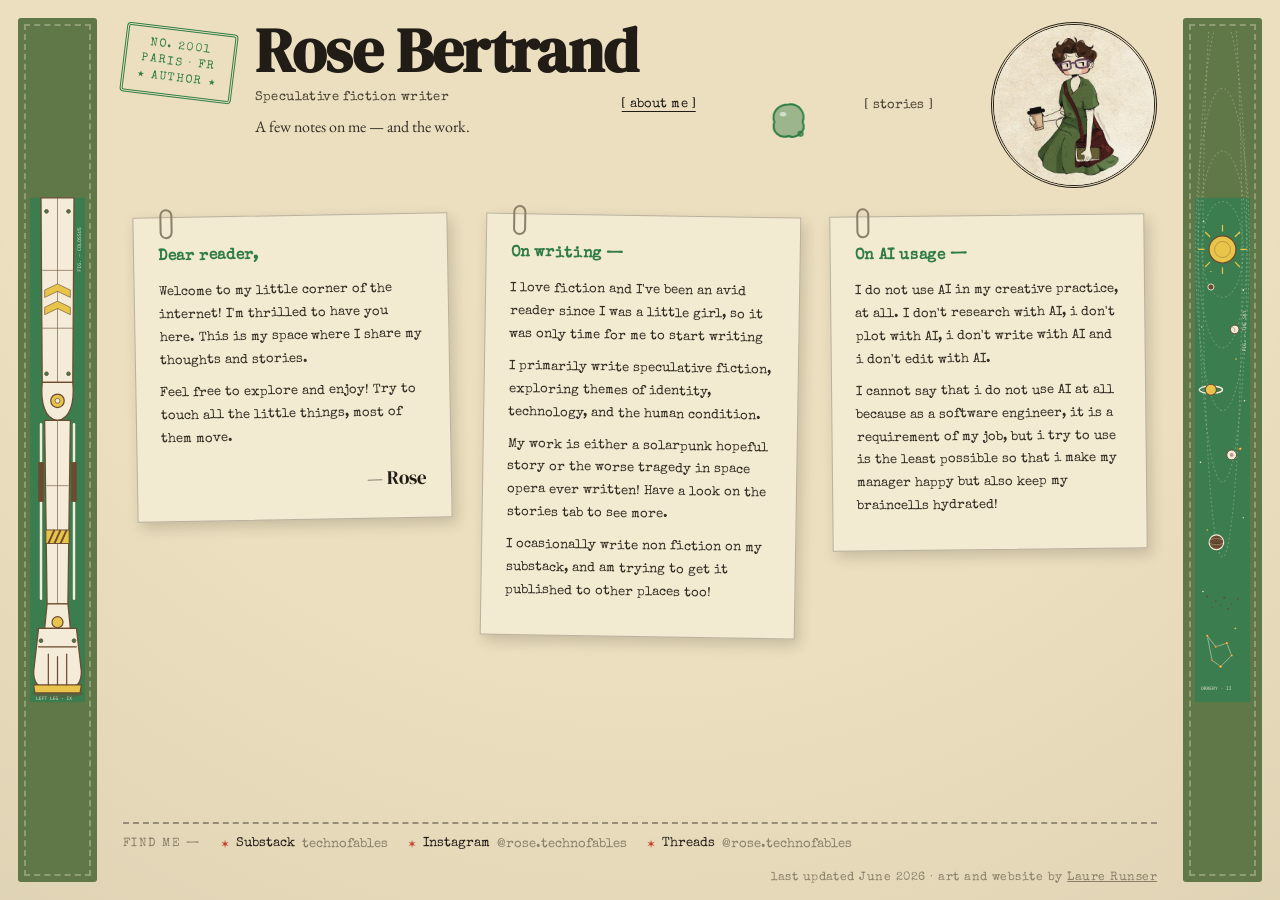
<file: index.html>
<!DOCTYPE html>
<html lang="en">

<head>
  <meta charset="UTF-8">
  <meta name="viewport" content="width=device-width, initial-scale=1.0">

  <title>Rose Bertrand</title>

  <link rel="icon" type="image/png" href="images/favicon-round.png">

  <link rel="preconnect" href="https://fonts.googleapis.com">
  <link rel="preconnect" href="https://fonts.gstatic.com" crossorigin>

  <link
    href="https://fonts.googleapis.com/css2?family=DM+Serif+Display&family=EB+Garamond:ital,wght@0,400;0,500;1,400&family=Special+Elite&display=swap"
    rel="stylesheet"
  >

  <!-- foundation -->
  <link rel="stylesheet" href="css/variables.css?v=3">
  <link rel="stylesheet" href="css/layout.css?v=4">
  <link rel="stylesheet" href="css/sidebars.css?v=3">

  <!-- top -->
  <link rel="stylesheet" href="css/0_top/portrait.css?v=5">
  <link rel="stylesheet" href="css/0_top/stamp.css?v=2">

  <!-- middle (all page views loaded — this is a single-page site) -->
  <link rel="stylesheet" href="css/1_middle/cards.css?v=4">
  <link rel="stylesheet" href="css/about.css?v=5">
  <link rel="stylesheet" href="css/nonfiction.css?v=4">

  <!-- bottom -->
  <link rel="stylesheet" href="css/2_bottom/socials.css?v=3">
  <link rel="stylesheet" href="css/2_bottom/footer.css?v=3">

  <!-- moving bug + loop nav -->
  <link rel="stylesheet" href="easter-eggs/moving_bug/moving_bug.css?v=8">
  <link rel="stylesheet" href="css/nav.css?v=6">

  <!-- always last -->
  <link rel="stylesheet" href="css/mobile.css?v=4">
</head>


<body
  data-theme="green"
  data-page="about"
  data-blurb="A few notes on me — and the work."
  data-portrait-light="images/original_portrait_background.webp">
    <main class="page">

  <aside class="rail rail--left" aria-hidden="true">
    <img id="rail-left" class="rail-img" src="components/about/robot-leg.svg?v=2" alt="">
  </aside>

  <section class="center">

    <div id="site-header"></div>

    <div id="view">
      <section class="letters" aria-label="About">

        <article class="letter letter--bio">
          <span class="clip" aria-hidden="true"></span>
          <h3>Dear reader,</h3>
          <p>Welcome to my little corner of the internet! I'm thrilled to have you here. This is my space where I share my thoughts and stories.</p>
          <p>Feel free to explore and enjoy! Try to touch all the little things, most of them move.</p>
          <p class="sign">— Rose</p>
        </article>

        <article class="letter letter--work">
          <span class="clip" aria-hidden="true"></span>
          <h3>On writing —</h3>
          <p>I love fiction and I've been an avid reader since I was a little girl, so it was only time for me to start writing</p>
          <p>I primarily write speculative fiction, exploring themes of identity, technology, and the human condition.</p>
          <p>My work is either a solarpunk hopeful story or the worse tragedy in space opera ever written! Have a look on the stories tab to see more.</p>
          <p>I ocasionally write non fiction on my substack, and am trying to get it published to other places too!</p>
        </article>

        <article class="letter letter--ai">
          <span class="clip" aria-hidden="true"></span>
          <h3>On AI usage —</h3>
          <p>I do not use AI in my creative practice, at all. I don't research with AI, i don't plot with AI, i don't write with AI and i don't edit with AI.</p>
          <p>I cannot say that i do not use AI at all because as a software engineer, it is a requirement of my job, but i try to use is the least possible so that i make my manager happy but also keep my braincells hydrated!</p>
        </article>

      </section>
    </div>

    <div id="site-footer"></div>

  </section>

  <aside class="rail rail--right" aria-hidden="true">
    <img id="rail-right" class="rail-img" src="components/about/star-system.svg?v=2" alt="">
  </aside>

</main>

<script src="js/app.js?v=3"></script>
</body>

</html>
</file>
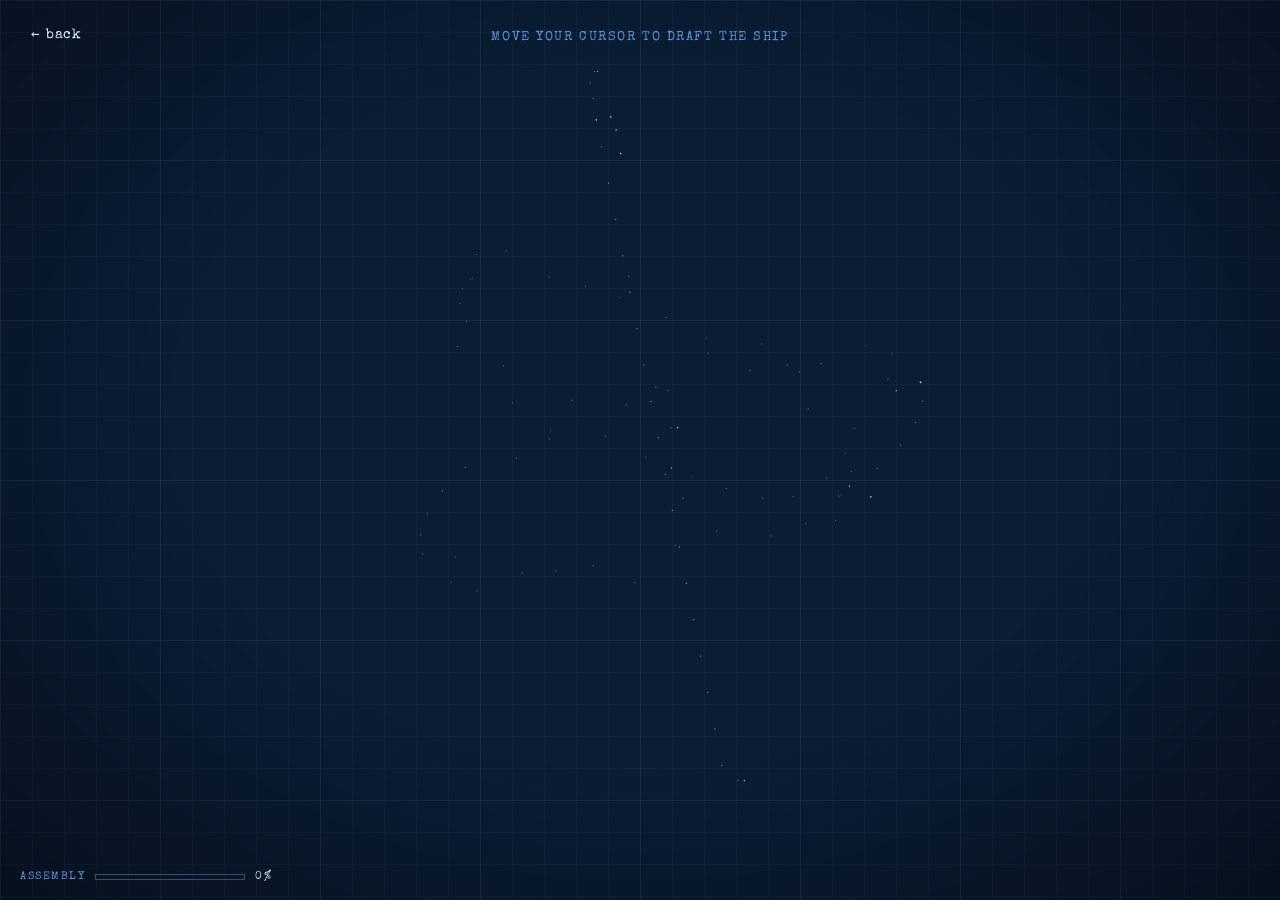
<file: easter-egg/index.html>
<!DOCTYPE html>
<html lang="en">

<head>
  <meta charset="UTF-8">
  <meta name="viewport" content="width=device-width, initial-scale=1.0">

  <title>Mothership · a small secret — Rose Bertrand</title>
  <meta name="robots" content="noindex">

  <link rel="icon" href="../images/original_portrait_background.webp">

  <link rel="preconnect" href="https://fonts.googleapis.com">
  <link rel="preconnect" href="https://fonts.gstatic.com" crossorigin>
  <link
    href="https://fonts.googleapis.com/css2?family=Special+Elite&display=swap"
    rel="stylesheet"
  >

  <link rel="stylesheet" href="../css/easter-egg.css?v=1">
</head>

<body>

  <!-- always available, even before the drawing assembles -->
  <a class="back" href="../index.html"><span class="arr" aria-hidden="true">←</span>back</a>

  <p class="hint">move your cursor to draft the ship</p>

  <!-- the drafting crosshair that tracks the cursor -->
  <div class="xhair" aria-hidden="true">
    <span class="xhair-v"></span>
    <span class="xhair-h"></span>
    <span class="xhair-dot"></span>
  </div>

  <!-- the orbital-station blueprint is fetched + injected here -->
  <div class="sheet" id="sheet" role="img"
       aria-label="A blueprint of a mothership with three stacked habitat rings — a tiny upper ring, a mid ring, and a huge lower ring on a central spine — assembled as you move the cursor."></div>

  <!-- assembly read-out -->
  <div class="readout" aria-hidden="true">
    <div class="row">
      <span>Assembly</span>
      <span class="bar"><span class="bar-fill"></span></span>
      <span class="pct">0%</span>
    </div>
  </div>

  <!-- drawing title block -->
  <div class="cartouche" aria-hidden="true">
    <div class="tb-head">Rose Bertrand · orbital drawing office</div>
    <div class="tb-title">Mothership</div>
    <div class="tb-grid">
      <div class="tb-cell"><b>DWG No.</b>R-2001</div>
      <div class="tb-cell"><b>Scale</b>1:8000</div>
      <div class="tb-cell"><b>Drawn</b>R.B.</div>
    </div>
  </div>

  <script src="../js/easter-egg.js?v=2"></script>
</body>

</html>
</file>
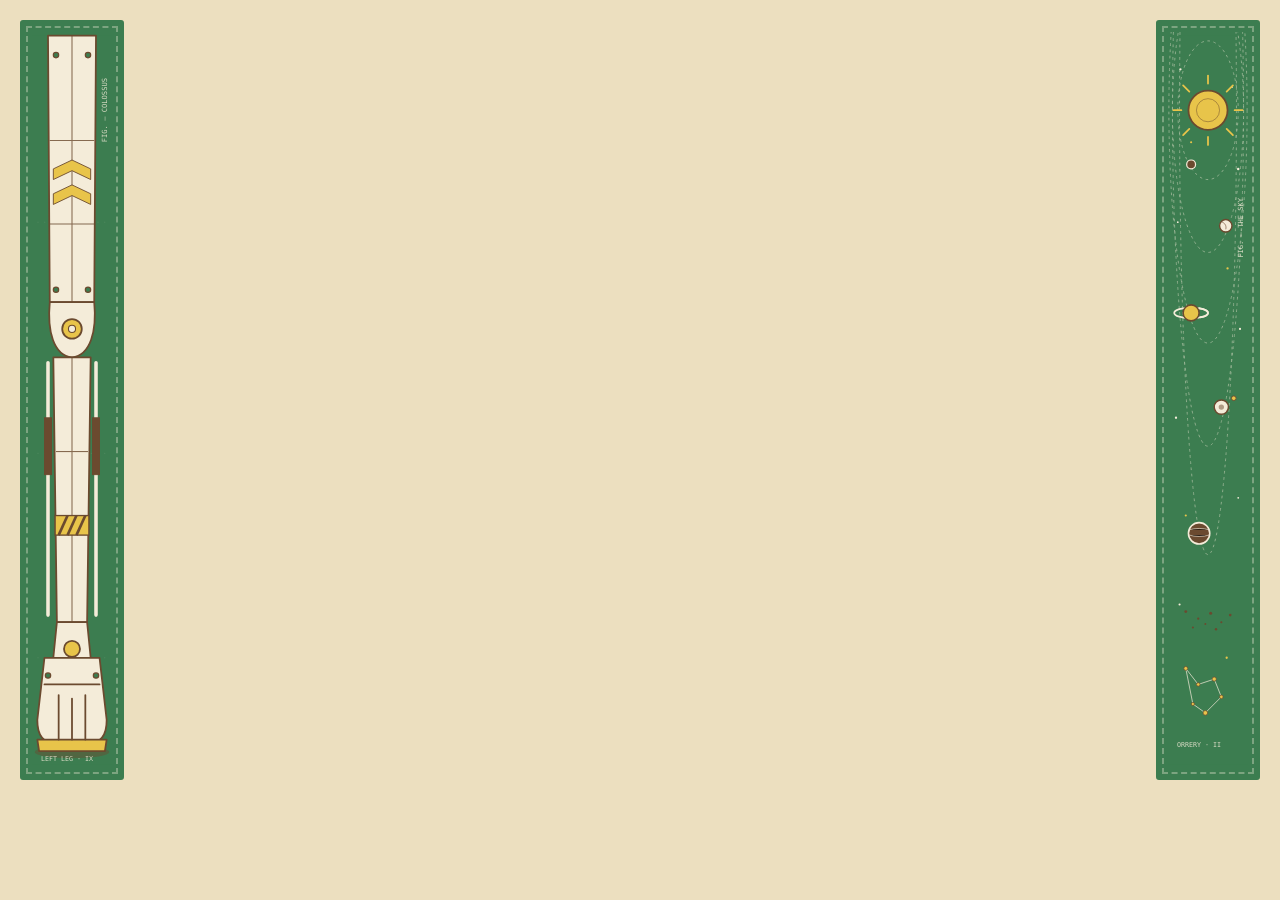
<file: _railtest.html>
<!doctype html><html><head><meta charset="utf-8"><style>
  body{margin:0;background:#ecdfbf;display:flex;gap:40px;padding:20px;height:760px;}
  .rail{flex:0 0 98px;border-radius:3px;background:#3c7d50;border:3px solid #3c7d50;
        outline:2px dashed rgba(244,236,217,.35);outline-offset:-8px;position:relative;overflow:hidden;}
  .rail img{position:absolute;inset:9px;width:calc(100% - 18px);height:calc(100% - 18px);display:block;}
</style></head><body>
  <div class="rail"><img src="components/about/robot-leg.svg"></div>
  <div style="flex:1"></div>
  <div class="rail"><img src="components/about/star-system.svg"></div>
</body></html>
</file>
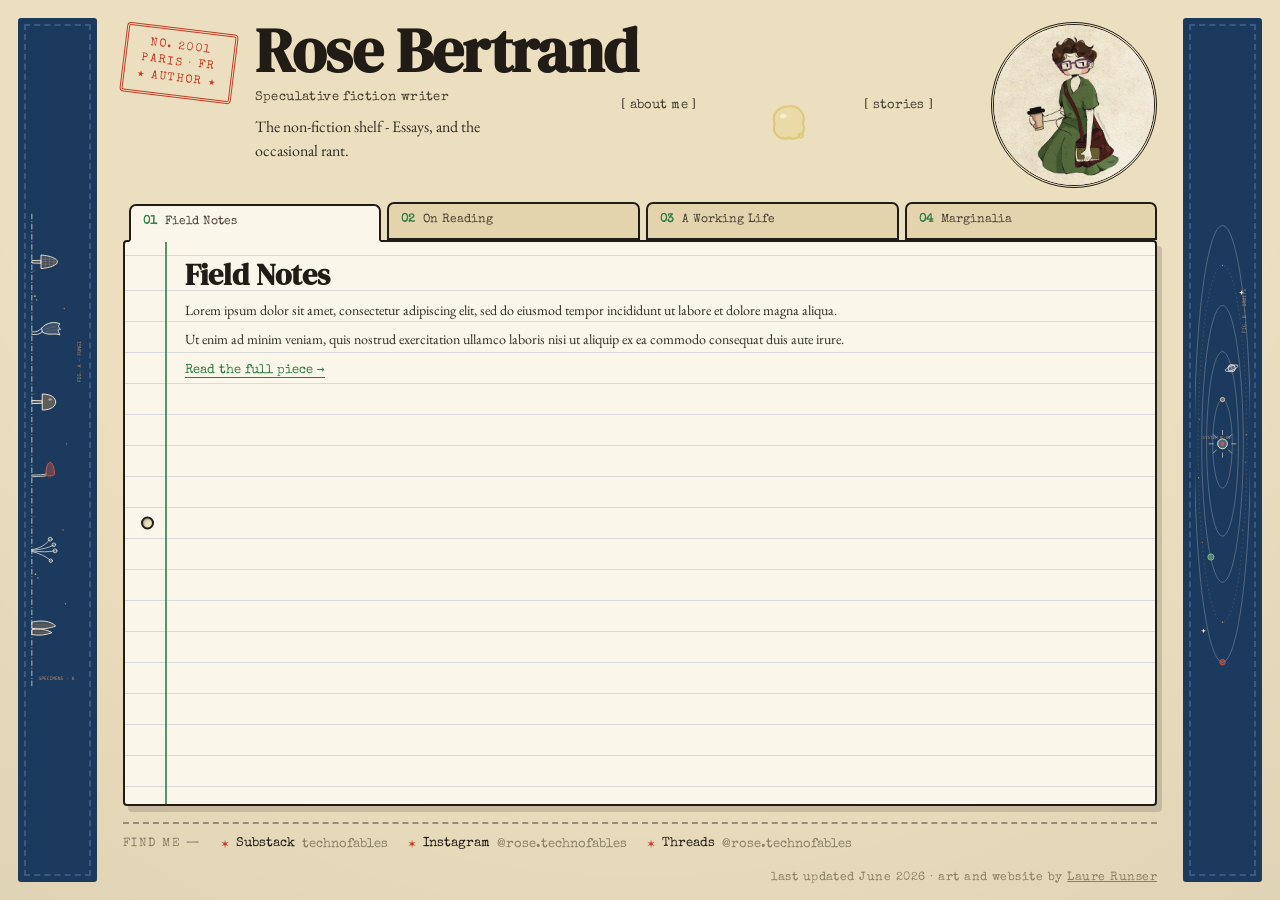
<file: nonfiction.html>
<!DOCTYPE html>
<html lang="en">

<head>
  <meta charset="UTF-8">
  <meta name="viewport" content="width=device-width, initial-scale=1.0">

  <title>Non-fiction — Rose Bertrand</title>

  <link rel="icon" type="image/png" href="images/favicon-round.png">

  <link rel="preconnect" href="https://fonts.googleapis.com">
  <link rel="preconnect" href="https://fonts.gstatic.com" crossorigin>

  <link
    href="https://fonts.googleapis.com/css2?family=DM+Serif+Display&family=EB+Garamond:ital,wght@0,400;0,500;1,400&family=Special+Elite&display=swap"
    rel="stylesheet"
  >

  <!-- foundation -->
  <link rel="stylesheet" href="css/variables.css?v=3">
  <link rel="stylesheet" href="css/layout.css?v=4">
  <link rel="stylesheet" href="css/sidebars.css?v=3">

  <!-- top -->
  <link rel="stylesheet" href="css/0_top/portrait.css?v=5">
  <link rel="stylesheet" href="css/0_top/stamp.css?v=2">

  <!-- middle (all page views loaded — this is a single-page site) -->
  <link rel="stylesheet" href="css/1_middle/cards.css?v=4">
  <link rel="stylesheet" href="css/about.css?v=5">
  <link rel="stylesheet" href="css/nonfiction.css?v=4">

  <!-- bottom -->
  <link rel="stylesheet" href="css/2_bottom/socials.css?v=3">
  <link rel="stylesheet" href="css/2_bottom/footer.css?v=3">

  <!-- moving bug + loop nav -->
  <link rel="stylesheet" href="easter-eggs/moving_bug/moving_bug.css?v=8">
  <link rel="stylesheet" href="css/nav.css?v=6">

  <!-- always last -->
  <link rel="stylesheet" href="css/mobile.css?v=4">
</head>


<body
  data-theme="sepia"
  data-page="nonfic"
  data-blurb="The non-fiction shelf - Essays, and the occasional rant."
  data-portrait-light="images/original_portrait_background.webp"
  data-portrait-dark="images/portraits/02_light_green.webp">
    <main class="page">

  <aside class="rail rail--left" aria-hidden="true">
    <img id="rail-left" class="rail-img" src="components/nonfiction/mushrooms.svg?v=1" alt="">
  </aside>

  <section class="center">

    <div id="site-header"></div>

    <div id="view">
      <div class="catalog">

        <div
          class="tabs"
          id="tabs"
          role="tablist">
        </div>

        <div
          class="body"
          id="body">

          <span
            class="hole"
            aria-hidden="true">
          </span>

          <div
            class="story"
            id="story">
          </div>

        </div>

      </div>
    </div>

    <div id="site-footer"></div>

  </section>

  <aside class="rail rail--right" aria-hidden="true">
    <img id="rail-right" class="rail-img" src="components/nonfiction/solar.svg?v=1" alt="">
  </aside>

</main>

<script src="js/app.js?v=3"></script>
</body>

</html>
</file>
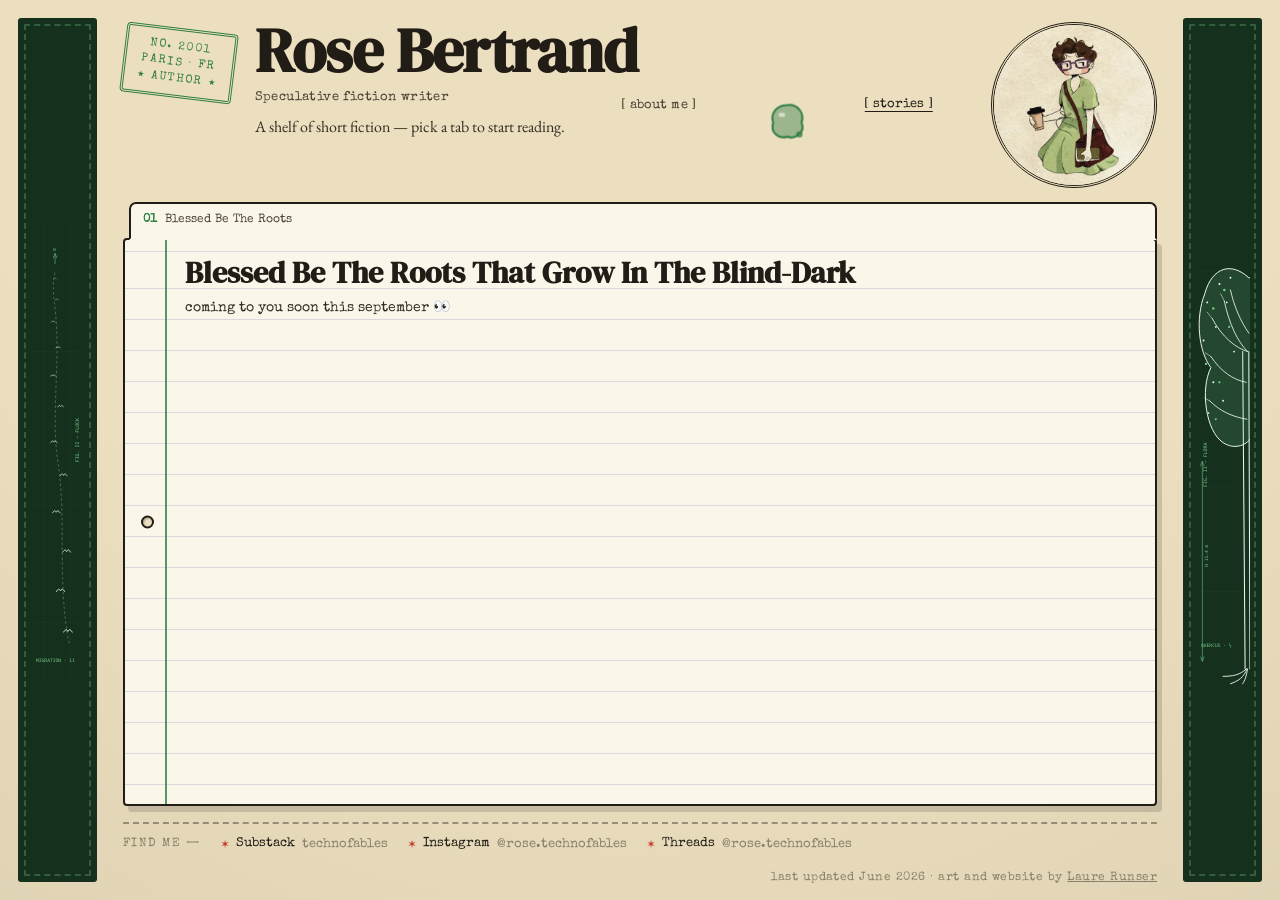
<file: stories.html>
<!DOCTYPE html>
<html lang="en">

<head>
  <meta charset="UTF-8">
  <meta name="viewport" content="width=device-width, initial-scale=1.0">

  <title>Speculative Fiction - Rose Bertrand</title>

  <link rel="icon" type="image/png" href="images/favicon-round.png">

  <link rel="preconnect" href="https://fonts.googleapis.com">
  <link rel="preconnect" href="https://fonts.gstatic.com" crossorigin>

  <link
    href="https://fonts.googleapis.com/css2?family=DM+Serif+Display&family=EB+Garamond:ital,wght@0,400;0,500;1,400&family=Special+Elite&display=swap"
    rel="stylesheet"
  >

  <!-- foundation -->
  <link rel="stylesheet" href="css/variables.css?v=3">
  <link rel="stylesheet" href="css/layout.css?v=4">
  <link rel="stylesheet" href="css/sidebars.css?v=3">

  <!-- top -->
  <link rel="stylesheet" href="css/0_top/portrait.css?v=5">
  <link rel="stylesheet" href="css/0_top/stamp.css?v=2">

  <!-- middle (all page views loaded — this is a single-page site) -->
  <link rel="stylesheet" href="css/1_middle/cards.css?v=4">
  <link rel="stylesheet" href="css/about.css?v=5">
  <link rel="stylesheet" href="css/nonfiction.css?v=4">

  <!-- bottom -->
  <link rel="stylesheet" href="css/2_bottom/socials.css?v=3">
  <link rel="stylesheet" href="css/2_bottom/footer.css?v=3">

  <!-- moving bug + loop nav -->
  <link rel="stylesheet" href="easter-eggs/moving_bug/moving_bug.css?v=8">
  <link rel="stylesheet" href="css/nav.css?v=6">

  <!-- always last -->
  <link rel="stylesheet" href="css/mobile.css?v=4">
</head>


<body
  data-theme="blue"
  data-page="stories"
  data-blurb="A shelf of short fiction — pick a tab to start reading."
  data-portrait-light="images/portraits/01_light_blue.webp"
  data-portrait-dark="images/portraits/01_dark_blue.webp">
    <main class="page">

  <aside class="rail rail--left" aria-hidden="true">
    <img id="rail-left" class="rail-img" src="components/01_blue/spaceship.svg?v=2" alt="">
  </aside>

  <section class="center">

    <div id="site-header"></div>

    <div id="view">
      <div class="catalog">

        <div
          class="tabs"
          id="tabs"
          role="tablist">
        </div>

        <div
          class="body"
          id="body">

          <span
            class="hole"
            aria-hidden="true">
          </span>

          <div
            class="story"
            id="story">
          </div>

        </div>

      </div>
    </div>

    <div id="site-footer"></div>

  </section>

  <aside class="rail rail--right" aria-hidden="true">
    <img id="rail-right" class="rail-img" src="components/01_blue/starchart.svg?v=2" alt="">
  </aside>

</main>

<script src="js/app.js?v=3"></script>
</body>

</html>
</file>
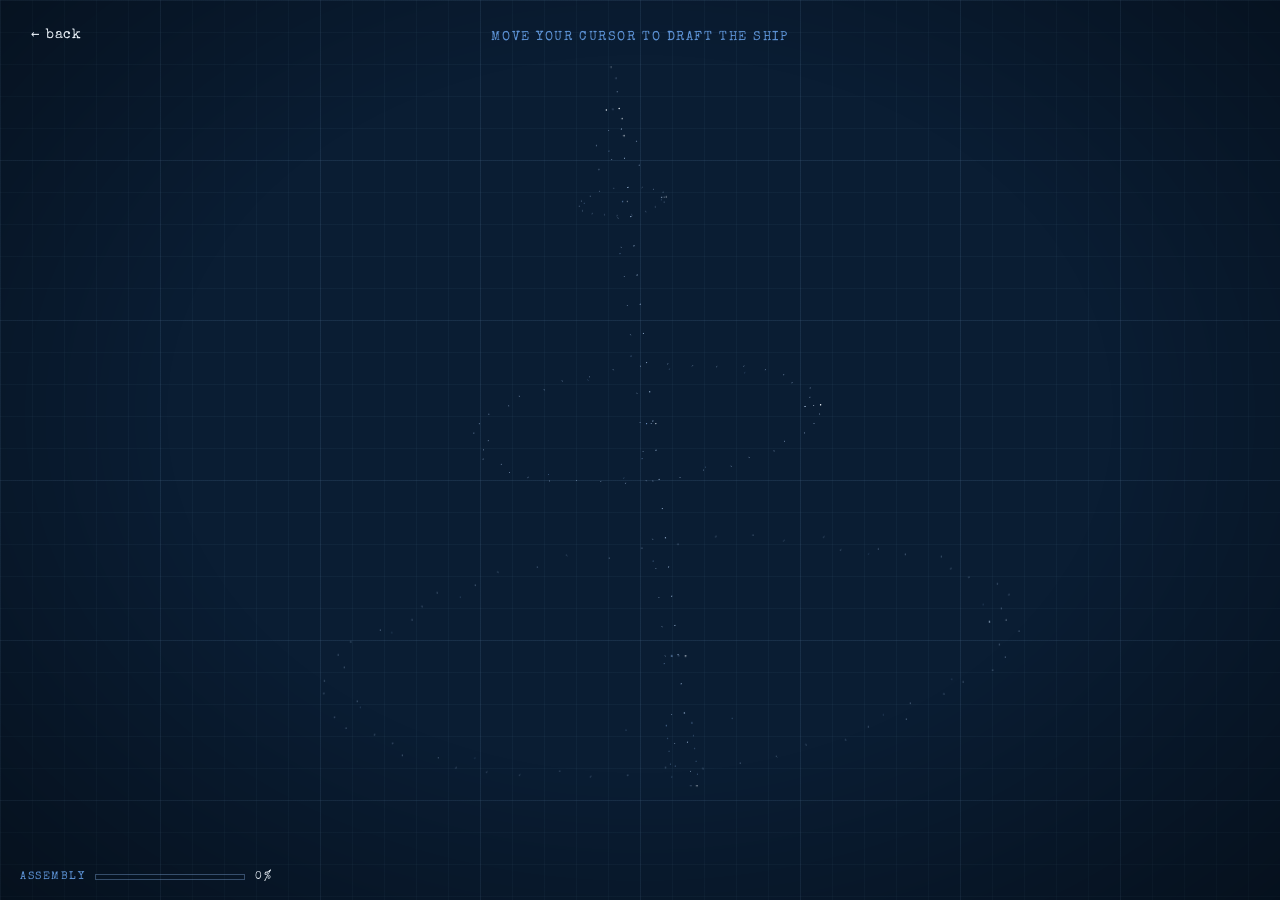
<file: easter-eggs/fiction/01_orbital_station.html>
<!DOCTYPE html>
<html lang="en">

<head>
  <meta charset="UTF-8">
  <meta name="viewport" content="width=device-width, initial-scale=1.0">

  <title>Mothership · a small secret — Rose Bertrand</title>
  <meta name="robots" content="noindex">

  <link rel="icon" href="../../images/original_portrait_background.webp">

  <link rel="preconnect" href="https://fonts.googleapis.com">
  <link rel="preconnect" href="https://fonts.gstatic.com" crossorigin>
  <link
    href="https://fonts.googleapis.com/css2?family=Special+Elite&display=swap"
    rel="stylesheet"
  >

  <link rel="stylesheet" href="01_orbital_station.css?v=1">
</head>

<body>

  <!-- always available, even before the drawing assembles -->
  <a class="back" href="../../index.html"><span class="arr" aria-hidden="true">←</span>back</a>

  <p class="hint">move your cursor to draft the ship</p>

  <!-- the drafting crosshair that tracks the cursor -->
  <div class="xhair" aria-hidden="true">
    <span class="xhair-v"></span>
    <span class="xhair-h"></span>
    <span class="xhair-dot"></span>
  </div>

  <!-- the orbital-station blueprint is fetched + injected here -->
  <div class="sheet" id="sheet" role="img"
       aria-label="A blueprint of a mothership with three stacked habitat rings — a tiny upper ring, a mid ring, and a huge lower ring on a central spine — assembled as you move the cursor."></div>

  <!-- assembly read-out -->
  <div class="readout" aria-hidden="true">
    <div class="row">
      <span>Assembly</span>
      <span class="bar"><span class="bar-fill"></span></span>
      <span class="pct">0%</span>
    </div>
  </div>

  <!-- drawing title block -->
  <div class="cartouche" aria-hidden="true">
    <div class="tb-head">Rose Bertrand · orbital drawing office</div>
    <div class="tb-title">Mothership</div>
    <div class="tb-grid">
      <div class="tb-cell"><b>DWG No.</b>R-2001</div>
      <div class="tb-cell"><b>Scale</b>1:8000</div>
      <div class="tb-cell"><b>Drawn</b>R.B.</div>
    </div>
  </div>

  <script src="01_orbital_station.js?v=2"></script>
</body>

</html>
</file>
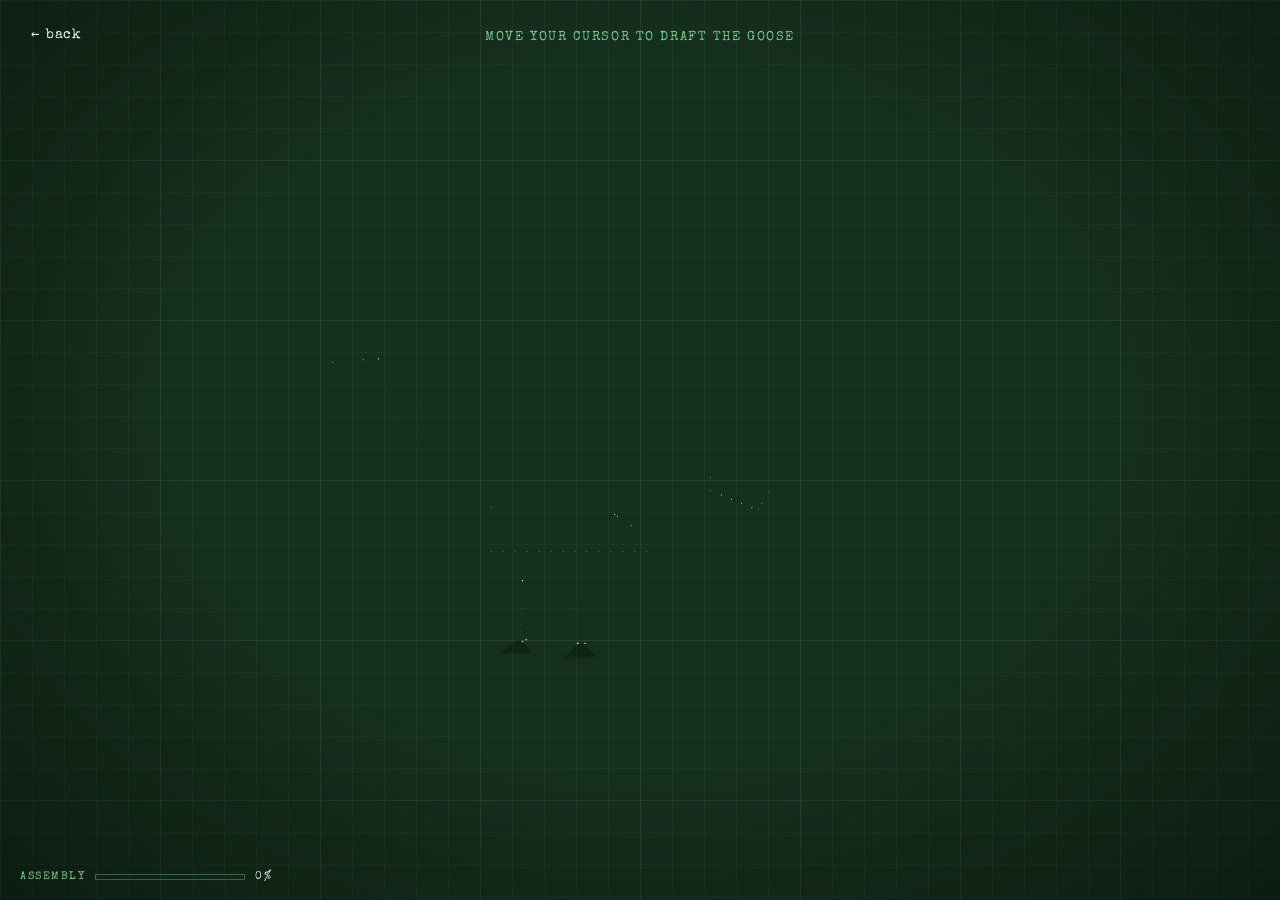
<file: easter-eggs/fiction/02_barnacle_goose.html>
<!DOCTYPE html>
<html lang="en">

<head>
  <meta charset="UTF-8">
  <meta name="viewport" content="width=device-width, initial-scale=1.0">

  <title>Barnacle Goose · a small secret — Rose Bertrand</title>
  <meta name="robots" content="noindex">

  <link rel="icon" href="../../images/original_portrait_background.webp">

  <link rel="preconnect" href="https://fonts.googleapis.com">
  <link rel="preconnect" href="https://fonts.gstatic.com" crossorigin>
  <link
    href="https://fonts.googleapis.com/css2?family=Special+Elite&display=swap"
    rel="stylesheet"
  >

  <link rel="stylesheet" href="02_barnacle_goose.css?v=1">
</head>

<body>

  <!-- always available, even before the drawing assembles -->
  <a class="back" href="../../index.html"><span class="arr" aria-hidden="true">←</span>back</a>

  <p class="hint">move your cursor to draft the goose</p>

  <!-- the drafting crosshair that tracks the cursor -->
  <div class="xhair" aria-hidden="true">
    <span class="xhair-v"></span>
    <span class="xhair-h"></span>
    <span class="xhair-dot"></span>
  </div>

  <!-- the barnacle-goose plate is fetched + injected here -->
  <div class="sheet" id="sheet" role="img"
       aria-label="A biology plate of a barnacle goose (Branta leucopsis) drawn in lateral view, with its plumage labelled, a magnified contour feather, field-note cards, and a map of its autumn migration corridor from Svalbard to the Scottish Highlands — assembled as you move the cursor."></div>

  <!-- assembly read-out -->
  <div class="readout" aria-hidden="true">
    <div class="row">
      <span>Assembly</span>
      <span class="bar"><span class="bar-fill"></span></span>
      <span class="pct">0%</span>
    </div>
  </div>

  <!-- drawing title block -->
  <div class="cartouche" aria-hidden="true">
    <div class="tb-head">Rose Bertrand · field sketchbook</div>
    <div class="tb-title">Barnacle Goose</div>
    <div class="tb-grid">
      <div class="tb-cell"><b>Species</b>B. leucopsis</div>
      <div class="tb-cell"><b>Plate</b>II</div>
      <div class="tb-cell"><b>Drawn</b>R.B.</div>
    </div>
  </div>

  <script src="02_barnacle_goose.js?v=1"></script>
</body>

</html>
</file>
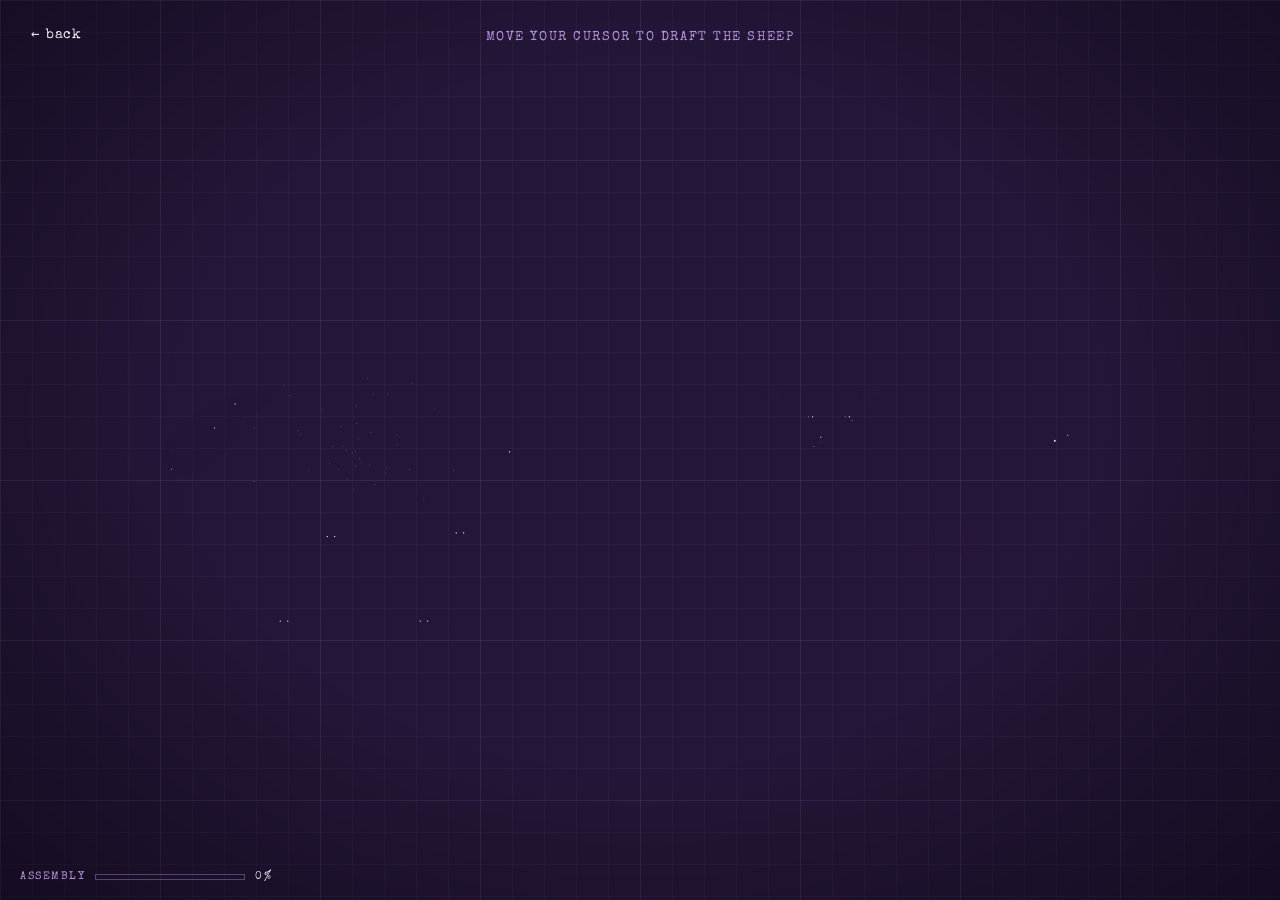
<file: easter-eggs/fiction/05_sheep_plush.html>
<!DOCTYPE html>
<html lang="en">

<head>
  <meta charset="UTF-8">
  <meta name="viewport" content="width=device-width, initial-scale=1.0">

  <title>Sheep · a small secret — Rose Bertrand</title>
  <meta name="robots" content="noindex">

  <link rel="icon" href="../../images/original_portrait_background.webp">

  <link rel="preconnect" href="https://fonts.googleapis.com">
  <link rel="preconnect" href="https://fonts.gstatic.com" crossorigin>
  <link
    href="https://fonts.googleapis.com/css2?family=Special+Elite&display=swap"
    rel="stylesheet"
  >

  <link rel="stylesheet" href="05_sheep_plush.css?v=1">
</head>

<body>

  <!-- always available, even before the drawing assembles -->
  <a class="back" href="../../index.html"><span class="arr" aria-hidden="true">←</span>back</a>

  <p class="hint">move your cursor to draft the sheep</p>

  <!-- the drafting crosshair that tracks the cursor -->
  <div class="xhair" aria-hidden="true">
    <span class="xhair-v"></span>
    <span class="xhair-h"></span>
    <span class="xhair-dot"></span>
  </div>

  <!-- the two-panel sheep plate is fetched + injected here -->
  <div class="sheet" id="sheet" role="img"
       aria-label="A two-panel plate. On the left, a live sheep (Ovis aries) drawn in lateral view with its anatomy labelled, a magnified wool staple, and vital-statistics cards. On the right, a schematic of a sheep plushie showing its seams, stuffing and two button eyes — the right eye deliberately aimed the wrong way, flagged by a quality-control stamp — assembled as you move the cursor."></div>

  <!-- assembly read-out -->
  <div class="readout" aria-hidden="true">
    <div class="row">
      <span>Assembly</span>
      <span class="bar"><span class="bar-fill"></span></span>
      <span class="pct">0%</span>
    </div>
  </div>

  <!-- drawing title block -->
  <div class="cartouche" aria-hidden="true">
    <div class="tb-head">Rose Bertrand · toy workshop</div>
    <div class="tb-title">Sheep — live &amp; plush</div>
    <div class="tb-grid">
      <div class="tb-cell"><b>Spec</b>Ovis aries</div>
      <div class="tb-cell"><b>Plate</b>V</div>
      <div class="tb-cell"><b>Drawn</b>R.B.</div>
    </div>
  </div>

  <script src="05_sheep_plush.js?v=1"></script>
</body>

</html>
</file>
<file: css/variables.css>
:root{
  --ink:#211d16;
  --red:#c43b27;
  --blue:#37579e;
  --manila:#ecdfbf;
  --card:#fbf6ea;
  --muted:#4a4234;
  --faint:#8a7f68;

  /* per-tab themes — rail = svg backdrop, num = tab number (matches the svg) */
  --rail-blue:#1b3a5e;    --num-blue:#1b3a5e;
  --rail-green:#16301e;   --num-green:#2f7d45;
  --rail-yellow:#33280c;  --num-yellow:#a9791a;
  --rail-red:#3a140e;     --num-red:#c43b27;
  --rail-purple:#241638;  --num-purple:#7a4fa3;
}

*{
  box-sizing:border-box;
}

html,
body{
  height:100%;
}

body{
  margin:0;
  background:var(--manila);
  background-image:
    radial-gradient(
      circle at 50% 0%,
      rgba(0,0,0,0) 60%,
      rgba(0,0,0,.05) 100%
    );
  color:var(--ink);
  font-family:'EB Garamond', Georgia, serif;
  overflow:auto;
}
</file>
<file: css/layout.css>
.page{display:flex; min-height:100vh;}

  .center{
    flex:1; min-width:0; display:flex; flex-direction:column;
    padding:clamp(18px,2.4vh,30px) clamp(16px,2vw,26px) 16px; gap:clamp(10px,1.6vh,16px);
  }

  .head{display:flex; align-items:flex-start; justify-content:space-between; gap:clamp(14px,1.6vw,20px); flex:0 0 auto;}

  /* name + tagline + bio stacked tightly together, so the bio sits right
     under the title; the taller portrait then opens the gap before the cards */
  .intro{flex:1 1 auto; min-width:0; display:flex; flex-direction:column;}

  .name{
    font-family:'DM Serif Display',Georgia,serif; font-size:clamp(40px,5vw,62px);
    line-height:.92; margin:0; letter-spacing:-.01em; white-space:nowrap;
  }
  .tagline{
    font-family:'Special Elite',monospace; font-size:clamp(12px,1.05vw,15px);
    letter-spacing:.03em; margin-top:12px; color:var(--muted);
  }
  
  .blurb{
    font-size:clamp(15px,1.25vw,18.5px); line-height:1.5;
    margin:clamp(9px,1.3vh,14px) 0 0; max-width:820px; color:#332e24; text-wrap:pretty;
  }

  /* single-page view: #view holds the swappable page content between the
     (persistent) header and footer, and takes the flex space the content used
     to. js/app.js crossfades #view + the rail art when you change pages. */
  #view{
    flex:1 1 auto; min-width:0; min-height:0;
    display:flex; flex-direction:column;
  }
  #view, .rail-img{ transition:opacity .22s ease; }
  #view.is-fading, .rail-img.is-fading{ opacity:0; }

  @media (prefers-reduced-motion:reduce){
    #view, .rail-img{ transition:none; }
  }
</file>
<file: css/sidebars.css>
/* .rail{
    flex:0 0 clamp(66px,6.2vw,98px); margin:18px; border-radius:3px;
    background:#0b1a2c;
    border:3px solid #0b1a2c; outline:2px dashed rgba(120,162,222,.30); outline-offset:-8px;
    position:relative; overflow:hidden;
  }
  .rail svg{position:absolute; inset:9px; width:calc(100% - 18px); height:calc(100% - 18px); display:block;}
  */

.rail{
  flex:0 0 clamp(66px,6.2vw,98px);
  margin:18px;
  border-radius:3px;
  background:var(--rail-blue);
  border:3px solid var(--rail-blue);
  outline:2px dashed rgba(120,162,222,.30);
  outline-offset:-8px;
  position:relative;
  overflow:hidden;
  transition:background .3s ease, border-color .3s ease, outline-color .3s ease;
}

/* per-tab theming — driven by [data-theme] on <body>, set when a tab changes.
   the blue theme is the default above. */
[data-theme="green"]  .rail{background:var(--rail-green);  border-color:var(--rail-green);  outline-color:rgba(116,201,138,.30);}
[data-theme="yellow"] .rail{background:var(--rail-yellow); border-color:var(--rail-yellow); outline-color:rgba(232,196,92,.30);}
[data-theme="red"]    .rail{background:var(--rail-red);    border-color:var(--rail-red);    outline-color:rgba(232,118,94,.30);}
[data-theme="purple"] .rail{background:var(--rail-purple); border-color:var(--rail-purple); outline-color:rgba(185,143,217,.30);}

.rail--right{margin-left:0;}
.rail--left{margin-right:0;}

.rail img{
  position:absolute;
  inset:9px;
  width:calc(100% - 18px);
  height:calc(100% - 18px);
  display:block;
}
</file>
<file: css/0_top/portrait.css>
.portrait-wrap{
    position:relative;
    flex:0 0 auto;
    display:inline-flex;
  }

  .portrait{
  position:relative;
  width:clamp(140px,13vw,196px);
  aspect-ratio:1;
  border-radius:50%;
  border:3px double var(--ink);
  overflow:hidden;
  transition:transform .25s ease;
}

  /* two stacked portraits of the same tab colour; the dark one fades in and
     out over the light one so the colour bleeds light↔dark↔light forever */
  .portrait-img{
    position:absolute;
    inset:0;
    width:100%;
    height:100%;
    object-fit:cover; /* fills the circle */
    display:block;
  }

  .portrait-dark{
    opacity:0;
    animation:portrait-bleed 6s ease-in-out infinite alternate;
  }

  @keyframes portrait-bleed{
    from{opacity:0;}
    to{opacity:1;}
  }

  .portrait-wrap:hover .portrait{transform:rotate(3deg) scale(1.04);}

  @media (prefers-reduced-motion:reduce){
    .portrait-dark{animation:none; opacity:0;}
  }

  /* curved portrait credit — hugs the portrait, only on hover */
  .portrait-credit{
    position:absolute;
    left:50%;
    top:50%;
    width:157%;
    height:157%;
    transform:translate(-50%,-50%);
    pointer-events:none;
    opacity:0;
    overflow:visible;
    transition:opacity .35s ease;
  }
  .portrait-wrap:hover .portrait-credit,
  .portrait-credit:focus-within{
    opacity:1;
    pointer-events:auto;
  }
  .portrait-credit text{
    font-family:'Special Elite', monospace;
    fill:var(--muted);
  }
  .portrait-credit a{
    fill:var(--ink);
    text-decoration:underline;
  }
  .portrait-credit a:hover{fill:var(--red);}
</file>
<file: css/0_top/stamp.css>
.stamp{
    flex:0 0 auto; margin-top:6px; transform:rotate(7deg);
    border:3px double var(--red); color:var(--red); padding:8px 13px; border-radius:4px;
    font-family:'Special Elite',monospace; font-size:clamp(10px,.9vw,12.5px);
    text-transform:uppercase; letter-spacing:.12em; text-align:center; line-height:1.4;
    transition:transform .25s ease, color .3s ease, border-color .3s ease; cursor:default; user-select:none;
  }
  .stamp:hover{transform:rotate(-4deg) scale(1.04);}

  /* the stamp echoes the active tab's number colour (set via [data-theme] on body) */
  [data-theme="blue"]   .stamp{color:var(--num-blue);   border-color:var(--num-blue);}
  [data-theme="green"]  .stamp{color:var(--num-green);  border-color:var(--num-green);}
  [data-theme="yellow"] .stamp{color:var(--num-yellow); border-color:var(--num-yellow);}
  [data-theme="red"]    .stamp{color:var(--num-red);    border-color:var(--num-red);}
  [data-theme="purple"] .stamp{color:var(--num-purple); border-color:var(--num-purple);}
</file>
<file: css/1_middle/cards.css>
.catalog{display:flex; flex-direction:column; min-height:0;}
  .tabs{display:flex; gap:6px; align-items:flex-end; padding-left:6px;}
  .tab{
    flex:1; min-width:0; font-family:'Special Elite',monospace; font-size:clamp(11px,.95vw,13px);
    padding:9px 12px 12px; border:2px solid var(--ink); border-radius:7px 7px 0 0;
    background:#e3d4ad; color:var(--ink); cursor:pointer;
    display:flex; align-items:baseline; gap:8px; overflow:hidden;
    transition:transform .16s ease, background .16s; position:relative; z-index:1;
  }
  .tab:hover:not(.is-active){transform:translateY(-3px) rotate(-1.5deg);}
  .tab .num{color:var(--red); font-weight:700; flex:0 0 auto;}
  .tab--blue   .num{color:var(--num-blue);}
  .tab--green  .num{color:var(--num-green);}
  .tab--yellow .num{color:var(--num-yellow);}
  .tab--red    .num{color:var(--num-red);}
  .tab--purple .num{color:var(--num-purple);}
  .tab .lbl{color:var(--muted); overflow:hidden; text-overflow:ellipsis; white-space:nowrap;}
  .tab.is-active{
    background:var(--card); border-bottom-color:var(--card);
    margin-bottom:-2px; z-index:3;
  }

  .body{
    --accent:var(--red);
    background:var(--card); border:2px solid var(--ink); border-radius:4px;
    padding:clamp(14px,2vh,20px) 26px clamp(14px,2vh,18px) 60px; position:relative;
    min-height:220px;
    background-image:repeating-linear-gradient(var(--card) 0 30px, rgba(55,87,158,.18) 30px 31px);
    background-position:0 18px; box-shadow:5px 6px 0 rgba(33,29,22,.16); overflow:visible;
  }
  .body::before{ /* red margin rule */
    content:""; position:absolute; left:40px; top:0; bottom:0; width:2px;
    background:var(--accent); opacity:.8;
  }
  .hole{
    position:absolute; left:16px; top:50%; width:13px; height:13px; border-radius:50%;
    background:var(--manila); border:2px solid var(--ink); transform:translateY(-50%);
    box-shadow:inset 1px 1px 2px rgba(0,0,0,.3);
  }
  .story-title{
    font-family:'DM Serif Display',serif; font-size:clamp(22px,2.4vw,30px);
    margin:0 0 10px; line-height:1;
  }
  .story p{font-size:clamp(13.5px,1.1vw,16px); line-height:1.45; margin:0 0 8px; color:#322d23; text-wrap:pretty;}
  .read-more{
    font-family:'Special Elite',monospace; font-size:clamp(12px,1vw,14px); color:var(--accent);
    text-decoration:none; border-bottom:1.5px solid var(--accent); display:inline-block;
    margin-top:2px; white-space:nowrap; transition:transform .18s ease;
  }
  .read-more:hover{transform:translateX(4px);}
  .coming-soon{
    font-family:'Special Elite',monospace; font-size:clamp(12px,1vw,14px); color:var(--accent);
    margin-top:2px;
  }

  /* the margin rule + read-more follow the active tab's colour */
  [data-theme="blue"]   .body{--accent:var(--num-blue);}
  [data-theme="green"]  .body{--accent:var(--num-green);}
  [data-theme="yellow"] .body{--accent:var(--num-yellow);}
  [data-theme="red"]    .body{--accent:var(--num-red);}
  [data-theme="purple"] .body{--accent:var(--num-purple);}

  /* fade-in when a tab is selected */
  .story{animation:fade .28s ease both;}
  @keyframes fade{from{opacity:0; transform:translateY(4px);} to{opacity:1; transform:none;}}
  @media (prefers-reduced-motion:reduce){.story{animation:none;}}
</file>
<file: css/about.css>
/* about.css — the two typed "letter" cards on the About page
   (bio on the left, a note on the writing on the right). */

/* About-page sidebars: a lighter-green backdrop (matching the new SVG art:
   a giant robot leg on the left, a star system on the right — both drawn in
   off-white, yellow and brown). Scoped to this page so the stories page's
   green-tab rail keeps its dark-green theme. */
body[data-page="about"] .rail{
  background:#607848;
  border-color:#607848;
  outline-color:rgba(244,236,217,.32);
}

.letters{
  flex:1 1 auto;
  display:flex;
  flex-wrap:wrap;
  align-items:flex-start;
  gap:clamp(18px,2.6vw,36px);
  padding:clamp(6px,1.4vh,16px) clamp(2px,1vw,12px) 6px;
}

.letter{
  flex:1 1 280px;
  min-width:0;
  position:relative;
  background:#f3ead2;
  border:1px solid rgba(33,29,22,.28);
  box-shadow:4px 6px 14px rgba(33,29,22,.18);
  padding:clamp(18px,2vw,26px) clamp(18px,2vw,24px) clamp(16px,1.8vw,22px);
  font-family:'Special Elite', monospace;
  font-size:clamp(12px,1.02vw,13.5px);
  line-height:1.75;
  color:#322d23;
}

.letter--bio{transform:rotate(-1deg);}
.letter--work{transform:rotate(.9deg);}
.letter--ai{transform:rotate(-.6deg);}

.letter h3{
  margin:0 0 12px;
  font-size:clamp(13.5px,1.2vw,16px);
  letter-spacing:.04em;
  color:var(--green, #2f7d45);
}

.letter p{margin:0 0 9px; text-wrap:pretty;}

.letter .sign{
  margin:14px 0 0;
  text-align:right;
  font-family:'DM Serif Display', serif;
  font-size:clamp(16px,1.5vw,21px);
  color:var(--ink);
}

/* a little paperclip pinching the top of each letter */
.letter .clip{
  position:absolute;
  top:-9px;
  left:26px;
  width:13px;
  height:30px;
  border:2.5px solid var(--faint);
  border-radius:7px;
}

@media (prefers-reduced-motion:reduce){
  .letter--bio,
  .letter--work,
  .letter--ai{transform:none;}
}
</file>
<file: css/nonfiction.css>
/* nonfiction.css — non-fiction page extras.
   Every tab number uses the dark dress green (from cards.css's .tab--green),
   and the card margin-rule + read-more link use that same green — otherwise
   the page theme ("sepia") would fall back to the red accent from cards.css. */

body[data-page="nonfic"] .body{ --accent:#2f7d45; }
</file>
<file: css/2_bottom/socials.css>
.socials{
    display:flex; align-items:center; gap:20px; flex-wrap:wrap; flex:0 0 auto;
    font-family:'Special Elite',monospace; font-size:clamp(12px,1.05vw,14.5px);
    border-top:2px dashed rgba(33,29,22,.4); margin-top:2px; padding-top:12px;
  }
  .socials .find{color:var(--faint); letter-spacing:.12em; text-transform:uppercase; font-size:12px;}
  .social{
    color:var(--ink); text-decoration:none; display:inline-flex; align-items:center; gap:7px;
    transition:transform .18s ease, color .18s;
  }
  .social .star{color:var(--red);}
  .social .nm{border-bottom:1.5px solid transparent;}
  .social .hd{color:var(--faint); font-size:12.5px;}
  .social:hover{color:var(--red); transform:translateY(-2px) rotate(-2deg);}
  .social:hover .nm{border-bottom-color:var(--red);}
  .social:hover .star{color:var(--red);}
</file>
<file: css/2_bottom/footer.css>
/* the site credit rides at the right end of the socials row (pushed over by
   margin-left:auto). it lives inside .center, so it naturally stops before
   the right-hand sidebar graphic. */
.site-credit{
  margin-left:auto;
  color:var(--faint);
  font-size:12px;
  letter-spacing:.04em;
  text-align:right;
}
.site-credit a{
  color:inherit;
  text-decoration:underline;
}
</file>
<file: easter-eggs/moving_bug/moving_bug.css>
/* moving_bug — a blob that loops a figure-8 in the header gap, around the two
   nav links. The roam area is this flex item; the .bug is positioned and moved
   along the path by easter-eggs/moving_bug/moving_bug.js, and bounces via the CSS below. */

.moving-bug{
  flex:2 1 auto;
  min-width:clamp(280px,30vw,440px); /* room for the 2 links + the blob's figure-8 */
  align-self:stretch;
  position:relative;
  overflow:visible;
  pointer-events:none;     /* the blob never blocks; the links re-enable clicks */
}

.moving-bug .bug{
  position:absolute;
  left:0;
  top:0;
  width:clamp(32px,3.4vw,46px);
  height:clamp(32px,3.4vw,46px);
  transform:translate(0,0);
  will-change:transform;
  z-index:1;               /* behind the nav links */
}

/* every blob bounces — squash/stretch with a little hop */
.moving-bug .bug svg{
  display:block;
  width:100%;
  height:100%;
  overflow:visible;
  transform-origin:50% 85%;
  animation:bug-bounce 2.3s ease-in-out infinite;
}

@keyframes bug-bounce{
  0%,100%{transform:translateY(0)    scale(1,1);}
  20%    {transform:translateY(3px)  scale(1.18,.82);}
  48%    {transform:translateY(-6px) scale(.84,1.18);}
  72%    {transform:translateY(0)    scale(1.1,.92);}
}

@media (prefers-reduced-motion:reduce){
  .moving-bug .bug svg{animation:none;}
}
</file>
<file: css/nav.css>
/* nav.css — the page link(s) inside the header nav. The blob weaves over
   them. The links live inside #moving-bug (pointer-events:none) so they
   re-enable pointer events. */

.loop-link{
  position:absolute;
  top:50%;
  transform:translate(-50%,-50%);
  z-index:2;                       /* above the weaving blob */
  pointer-events:auto;
  font-family:'Special Elite', monospace;
  font-size:clamp(11px,1.02vw,13.5px);
  letter-spacing:.01em;
  white-space:nowrap;
  color:var(--muted);
  text-decoration:none;
  cursor:pointer;
  transition:color .2s ease;
}

/* typewriter brackets so they read as pressable: [ stories ] */
.loop-link::before{content:"[\00a0";}
.loop-link::after{content:"\00a0]";}

/* fixed px offset from centre (not a %) so the gap stays constant regardless
   of container width — the blob's figure-8 (moving_bug.js) measures these
   live, so it always has room to loop clear of the link text */
.loop-link--about{left:calc(50% - 120px);}
.loop-link--stories{left:calc(50% + 120px);}

.loop-link:hover,
.loop-link:focus-visible{
  color:var(--ink);
  text-decoration:underline;
  text-underline-offset:3px;
}

/* the page you're already on */
.loop-link.is-current{
  color:var(--ink);
  border-bottom:1.5px solid currentColor;
}
.loop-link.is-current:hover{text-decoration:none;}
</file>
<file: css/mobile.css>
/* On real desktop heights, lock the whole site to the viewport (no scroll).
     On short / small windows it falls back to natural scrolling flow above. */
  @media (min-height:700px) and (min-width:760px){
    body{overflow:hidden;}
    .page{height:100vh;}
    .catalog{flex:1 1 auto;}
    .body{flex:1 1 auto; overflow:hidden;}
  }

  /* ---------------------------------------------------------------------------
     PHONES / NARROW SCREENS (≤ 760px)

     The desktop layout is a single horizontal flex row: rail · center · rail.
     Squeezed onto a phone, the two rails eat the sides and crush the reading
     column to a one-word-per-line ribbon, and the header (stamp · name · nav ·
     portrait, all side by side) collapses on top of itself.

     Here we: keep the page scrolling naturally, slim the rails into thin themed
     side-spines, re-stack the header into a centered column with the moving-bug
     nav on its own full-width row, and widen the reading column.
  --------------------------------------------------------------------------- */
  @media (max-width:760px){

    /* never let a stray wide element cause sideways scroll */
    body{overflow-x:hidden;}

    .page{min-height:100vh; align-items:stretch;}   /* rails run the full scroll height */

    .center{padding:16px 10px 14px; gap:14px;}

    /* --- thin themed side-spines -------------------------------------------
       keep the rails on the sides (their art is tall/portrait-oriented) but
       reduce them to slim strips: the theme colour reads as a coloured spine
       with a sliver of the SVG art centred in it. They scroll with the page. */
    .rail{flex:0 0 30px; margin:0 4px; outline-offset:-5px; border-width:2px;}
    .rail--left{margin-right:4px;}
    .rail--right{margin-left:4px;}
    .rail img{inset:4px; width:calc(100% - 8px); height:calc(100% - 8px);}

    /* --- header re-stacked as a centered column ---------------------------- */
    .head{
      flex-direction:column; align-items:center; text-align:center;
      gap:14px; justify-content:flex-start;
    }
    .stamp{order:1; align-self:flex-start; margin-top:0;}
    .intro{order:2; align-items:center; text-align:center; width:100%;}
    .portrait-wrap{order:3;}
    .moving-bug{order:4;}

    /* shrink the title so it never overflows / hides behind anything */
    .name{font-size:clamp(32px,8.5vw,44px); line-height:.95;}
    .tagline{margin-top:8px;}
    .blurb{font-size:clamp(14px,4vw,16.5px); margin-top:10px; max-width:38ch;}

    .portrait{width:clamp(132px,38vw,168px);}

    /* the moving-bug nav gets its own full-width band, tall enough for the
       blob's figure-8 loops to clear the two links above and below */
    .moving-bug{
      width:100%; min-width:0; align-self:stretch;
      height:104px; margin-top:2px;
    }

    /* --- stories: numbered tab chips --------------------------------------
       at phone width 5 tabs sharing the row leaves no room for labels (they
       ellipsis to nothing), so show clean centred numbers; the active story's
       title already sits as the <h2> in the body below. */
    .tabs{gap:5px; padding-left:0;}
    .tab{justify-content:center; padding:8px 4px 11px; font-size:13px;}
    .tab .lbl{display:none;}

    /* tighten the ledger body so the text column isn't crowded by the rule */
    .body{padding:14px 16px 14px 42px;}
    .body::before{left:32px;}
    .hole{left:12px;}

    /* --- about: letters stack one per row (already flex-wrap, nudge basis) -- */
    .letters{gap:18px; padding:6px 2px;}
    .letter{flex-basis:100%;}

    /* --- footer socials wrap a little tighter ------------------------------ */
    .socials{gap:10px 16px;}
    .site-credit{margin-left:0; text-align:left; width:100%;}
  }
</file>
<file: css/easter-egg.css>
/* easter-egg.css — a full-bleed blueprint sheet. The orbital-station drawing
   assembles itself, line by line, as the cursor wanders the page (see
   js/easter-egg.js). Everything here is the "sheet": the gridded paper, the
   drafting crosshair, the corner read-outs and the title block. */

:root{
  --paper:#0a1d33;
  --ink:#eaf1f8;        /* drawing white */
  --blue:#5d93d6;       /* annotation blue */
  --grid:125,166,214;   /* rgb for the faint grid */
}

*{ box-sizing:border-box; }

html,body{
  height:100%;
  margin:0;
}

body{
  overflow:hidden;
  background-color:var(--paper);
  /* two grids: a fine 32px weave + a bolder 160px division */
  background-image:
    linear-gradient(rgba(var(--grid),.05) 1px, transparent 1px),
    linear-gradient(90deg, rgba(var(--grid),.05) 1px, transparent 1px),
    linear-gradient(rgba(var(--grid),.08) 1px, transparent 1px),
    linear-gradient(90deg, rgba(var(--grid),.08) 1px, transparent 1px);
  background-size:32px 32px, 32px 32px, 160px 160px, 160px 160px;
  color:var(--ink);
  font-family:'Special Elite', ui-monospace, monospace;
  cursor:crosshair;
}

/* darken the edges so the sheet reads like it's lit from the middle */
body::after{
  content:"";
  position:fixed; inset:0;
  pointer-events:none;
  background:radial-gradient(ellipse at 50% 46%,
    rgba(0,0,0,0) 52%, rgba(0,0,0,.42) 100%);
  z-index:4;
}

/* ---- the drawing ---------------------------------------------------------*/
.sheet{
  position:fixed; inset:0;
  display:flex; align-items:center; justify-content:center;
  z-index:2;
  pointer-events:none;
}
.sheet svg{
  width:auto;
  height:88vh;
  max-width:94vw;
  max-height:92vh;
  display:block;
  overflow:visible;
}

/* ---- drafting crosshair (follows the cursor) -----------------------------*/
.xhair{ position:fixed; inset:0; z-index:3; pointer-events:none; opacity:0; transition:opacity .4s ease; }
.xhair.live{ opacity:1; }
.xhair-v,.xhair-h{ position:absolute; background:rgba(var(--grid),.22); }
.xhair-v{ top:0; bottom:0; width:1px; transform:translateX(-0.5px); }
.xhair-h{ left:0; right:0; height:1px; transform:translateY(-0.5px); }
.xhair-dot{
  position:absolute; width:14px; height:14px; margin:-7px 0 0 -7px;
  border:1px solid rgba(var(--grid),.5); border-radius:50%;
}

/* ---- back link (always available) ----------------------------------------*/
.back{
  position:fixed; top:18px; left:20px; z-index:6;
  color:var(--ink); text-decoration:none;
  font-size:14px; letter-spacing:.04em;
  padding:6px 10px; border:1px solid transparent;
  transition:border-color .2s ease, color .2s ease;
}
.back:hover,.back:focus-visible{
  color:#fff; border-color:rgba(var(--grid),.45); outline:none;
}
.back .arr{ display:inline-block; margin-right:6px; }

/* ---- "move to assemble" hint ---------------------------------------------*/
.hint{
  position:fixed; left:50%; top:18px; transform:translateX(-50%);
  z-index:6; pointer-events:none;
  color:var(--blue); font-size:13px; letter-spacing:.12em; text-transform:uppercase;
  transition:opacity .6s ease;
}
.hint.gone{ opacity:0; }

/* ---- assembly read-out (bottom-left) -------------------------------------*/
.readout{
  position:fixed; left:20px; bottom:18px; z-index:6; pointer-events:none;
  font-size:11px; letter-spacing:.14em; color:var(--blue); text-transform:uppercase;
}
.readout .row{ display:flex; align-items:center; gap:10px; }
.readout .bar{
  width:150px; height:6px; border:1px solid rgba(var(--grid),.4);
  position:relative; overflow:hidden;
}
.readout .bar-fill{
  position:absolute; left:0; top:0; bottom:0; width:0;
  background:rgba(var(--grid),.5); transition:width .12s linear;
}
.readout .pct{ min-width:3.4em; color:var(--ink); }

/* ---- title block / cartouche (bottom-right) ------------------------------*/
.cartouche{
  position:fixed; right:18px; bottom:18px; z-index:6; pointer-events:none;
  width:clamp(228px,24vw,288px);
  border:1px solid rgba(234,241,248,.5);
  background:rgba(8,22,40,.55);
  color:var(--ink);
  font-size:10.5px; letter-spacing:.04em;
  opacity:0; transform:translateY(6px);
  transition:opacity .9s ease, transform .9s ease;
}
.near-done .cartouche{ opacity:1; transform:none; }
.cartouche .tb-head{
  padding:6px 9px; border-bottom:1px solid rgba(234,241,248,.4);
  font-size:9.5px; letter-spacing:.1em; color:var(--blue); text-transform:uppercase;
}
.cartouche .tb-title{
  padding:8px 9px; font-size:13px; letter-spacing:.02em;
  border-bottom:1px solid rgba(234,241,248,.4);
}
.cartouche .tb-grid{ display:flex; }
.cartouche .tb-cell{ flex:1 1 0; padding:6px 9px; }
.cartouche .tb-cell + .tb-cell{ border-left:1px solid rgba(234,241,248,.4); }
.cartouche .tb-cell b{ display:block; color:var(--blue); font-weight:normal; font-size:8.5px; letter-spacing:.1em; }

/* small screens: shrink the drawing + chrome, drop the crosshair */
@media (max-width:760px), (max-height:560px){
  .sheet svg{ height:auto; width:92vw; max-height:74vh; }
  .cartouche{ display:none; }
  .hint{ font-size:11px; letter-spacing:.08em; top:auto; bottom:54px; }
}

/* respect reduced-motion: the script renders the finished drawing and the
   crosshair / hint stay hidden, but everything is still here to look at. */
@media (prefers-reduced-motion:reduce){
  .hint{ display:none; }
  body{ cursor:default; }
}
</file>
<file: easter-eggs/fiction/01_orbital_station.css>
/* 01_orbital_station.css — a full-bleed blueprint sheet. The orbital-station drawing
   assembles itself, line by line, as the cursor wanders the page (see
   01_orbital_station.js). Everything here is the "sheet": the gridded paper, the
   drafting crosshair, the corner read-outs and the title block. */

:root{
  --paper:#0a1d33;
  --ink:#eaf1f8;        /* drawing white */
  --blue:#5d93d6;       /* annotation blue */
  --grid:125,166,214;   /* rgb for the faint grid */
}

*{ box-sizing:border-box; }

html,body{
  height:100%;
  margin:0;
}

body{
  overflow:hidden;
  background-color:var(--paper);
  /* two grids: a fine 32px weave + a bolder 160px division */
  background-image:
    linear-gradient(rgba(var(--grid),.05) 1px, transparent 1px),
    linear-gradient(90deg, rgba(var(--grid),.05) 1px, transparent 1px),
    linear-gradient(rgba(var(--grid),.08) 1px, transparent 1px),
    linear-gradient(90deg, rgba(var(--grid),.08) 1px, transparent 1px);
  background-size:32px 32px, 32px 32px, 160px 160px, 160px 160px;
  color:var(--ink);
  font-family:'Special Elite', ui-monospace, monospace;
  cursor:crosshair;
}

/* darken the edges so the sheet reads like it's lit from the middle */
body::after{
  content:"";
  position:fixed; inset:0;
  pointer-events:none;
  background:radial-gradient(ellipse at 50% 46%,
    rgba(0,0,0,0) 52%, rgba(0,0,0,.42) 100%);
  z-index:4;
}

/* ---- the drawing ---------------------------------------------------------*/
.sheet{
  position:fixed; inset:0;
  display:flex; align-items:center; justify-content:center;
  z-index:2;
  pointer-events:none;
}
.sheet svg{
  width:auto;
  height:88vh;
  max-width:94vw;
  max-height:92vh;
  display:block;
  overflow:visible;
}

/* ---- drafting crosshair (follows the cursor) -----------------------------*/
.xhair{ position:fixed; inset:0; z-index:3; pointer-events:none; opacity:0; transition:opacity .4s ease; }
.xhair.live{ opacity:1; }
.xhair-v,.xhair-h{ position:absolute; background:rgba(var(--grid),.22); }
.xhair-v{ top:0; bottom:0; width:1px; transform:translateX(-0.5px); }
.xhair-h{ left:0; right:0; height:1px; transform:translateY(-0.5px); }
.xhair-dot{
  position:absolute; width:14px; height:14px; margin:-7px 0 0 -7px;
  border:1px solid rgba(var(--grid),.5); border-radius:50%;
}

/* ---- back link (always available) ----------------------------------------*/
.back{
  position:fixed; top:18px; left:20px; z-index:6;
  color:var(--ink); text-decoration:none;
  font-size:14px; letter-spacing:.04em;
  padding:6px 10px; border:1px solid transparent;
  transition:border-color .2s ease, color .2s ease;
}
.back:hover,.back:focus-visible{
  color:#fff; border-color:rgba(var(--grid),.45); outline:none;
}
.back .arr{ display:inline-block; margin-right:6px; }

/* ---- "move to assemble" hint ---------------------------------------------*/
.hint{
  position:fixed; left:50%; top:18px; transform:translateX(-50%);
  z-index:6; pointer-events:none;
  color:var(--blue); font-size:13px; letter-spacing:.12em; text-transform:uppercase;
  transition:opacity .6s ease;
}
.hint.gone{ opacity:0; }

/* ---- assembly read-out (bottom-left) -------------------------------------*/
.readout{
  position:fixed; left:20px; bottom:18px; z-index:6; pointer-events:none;
  font-size:11px; letter-spacing:.14em; color:var(--blue); text-transform:uppercase;
}
.readout .row{ display:flex; align-items:center; gap:10px; }
.readout .bar{
  width:150px; height:6px; border:1px solid rgba(var(--grid),.4);
  position:relative; overflow:hidden;
}
.readout .bar-fill{
  position:absolute; left:0; top:0; bottom:0; width:0;
  background:rgba(var(--grid),.5); transition:width .12s linear;
}
.readout .pct{ min-width:3.4em; color:var(--ink); }

/* ---- title block / cartouche (bottom-right) ------------------------------*/
.cartouche{
  position:fixed; right:18px; bottom:18px; z-index:6; pointer-events:none;
  width:clamp(228px,24vw,288px);
  border:1px solid rgba(234,241,248,.5);
  background:rgba(8,22,40,.55);
  color:var(--ink);
  font-size:10.5px; letter-spacing:.04em;
  opacity:0; transform:translateY(6px);
  transition:opacity .9s ease, transform .9s ease;
}
.near-done .cartouche{ opacity:1; transform:none; }
.cartouche .tb-head{
  padding:6px 9px; border-bottom:1px solid rgba(234,241,248,.4);
  font-size:9.5px; letter-spacing:.1em; color:var(--blue); text-transform:uppercase;
}
.cartouche .tb-title{
  padding:8px 9px; font-size:13px; letter-spacing:.02em;
  border-bottom:1px solid rgba(234,241,248,.4);
}
.cartouche .tb-grid{ display:flex; }
.cartouche .tb-cell{ flex:1 1 0; padding:6px 9px; }
.cartouche .tb-cell + .tb-cell{ border-left:1px solid rgba(234,241,248,.4); }
.cartouche .tb-cell b{ display:block; color:var(--blue); font-weight:normal; font-size:8.5px; letter-spacing:.1em; }

/* small screens: shrink the drawing + chrome, drop the crosshair */
@media (max-width:760px), (max-height:560px){
  .sheet svg{ height:auto; width:92vw; max-height:74vh; }
  .cartouche{ display:none; }
  .hint{ font-size:11px; letter-spacing:.08em; top:auto; bottom:54px; }
}

/* respect reduced-motion: the script renders the finished drawing and the
   crosshair / hint stay hidden, but everything is still here to look at. */
@media (prefers-reduced-motion:reduce){
  .hint{ display:none; }
  body{ cursor:default; }
}
</file>
<file: easter-eggs/fiction/02_barnacle_goose.css>
/* 02_barnacle_goose.css — a full-bleed field-sketch sheet, in the green-tab
   palette. The barnacle-goose plate assembles itself line by line as the cursor
   wanders the page (see 02_barnacle_goose.js). Everything here is the "sheet":
   the gridded paper, the drafting crosshair, the corner read-outs and the title
   block. Mirrors 01_orbital_station.css. */

:root{
  --paper:#16301e;      /* green sidebar backdrop */
  --ink:#ecf7ee;        /* drawing white */
  --accent:#74c98a;     /* annotation green */
  --grid:116,201,138;   /* rgb for the faint grid */
}

*{ box-sizing:border-box; }

html,body{
  height:100%;
  margin:0;
}

body{
  overflow:hidden;
  background-color:var(--paper);
  /* two grids: a fine 32px weave + a bolder 160px division */
  background-image:
    linear-gradient(rgba(var(--grid),.05) 1px, transparent 1px),
    linear-gradient(90deg, rgba(var(--grid),.05) 1px, transparent 1px),
    linear-gradient(rgba(var(--grid),.08) 1px, transparent 1px),
    linear-gradient(90deg, rgba(var(--grid),.08) 1px, transparent 1px);
  background-size:32px 32px, 32px 32px, 160px 160px, 160px 160px;
  color:var(--ink);
  font-family:'Special Elite', ui-monospace, monospace;
  cursor:crosshair;
}

/* darken the edges so the sheet reads like it's lit from the middle */
body::after{
  content:"";
  position:fixed; inset:0;
  pointer-events:none;
  background:radial-gradient(ellipse at 50% 46%,
    rgba(0,0,0,0) 52%, rgba(0,0,0,.42) 100%);
  z-index:4;
}

/* ---- the drawing ---------------------------------------------------------*/
.sheet{
  position:fixed; inset:0;
  display:flex; align-items:center; justify-content:center;
  z-index:2;
  pointer-events:none;
}
.sheet svg{
  width:auto;
  height:88vh;
  max-width:94vw;
  max-height:92vh;
  display:block;
  overflow:visible;
}

/* ---- drafting crosshair (follows the cursor) -----------------------------*/
.xhair{ position:fixed; inset:0; z-index:3; pointer-events:none; opacity:0; transition:opacity .4s ease; }
.xhair.live{ opacity:1; }
.xhair-v,.xhair-h{ position:absolute; background:rgba(var(--grid),.22); }
.xhair-v{ top:0; bottom:0; width:1px; transform:translateX(-0.5px); }
.xhair-h{ left:0; right:0; height:1px; transform:translateY(-0.5px); }
.xhair-dot{
  position:absolute; width:14px; height:14px; margin:-7px 0 0 -7px;
  border:1px solid rgba(var(--grid),.5); border-radius:50%;
}

/* ---- back link (always available) ----------------------------------------*/
.back{
  position:fixed; top:18px; left:20px; z-index:6;
  color:var(--ink); text-decoration:none;
  font-size:14px; letter-spacing:.04em;
  padding:6px 10px; border:1px solid transparent;
  transition:border-color .2s ease, color .2s ease;
}
.back:hover,.back:focus-visible{
  color:#fff; border-color:rgba(var(--grid),.45); outline:none;
}
.back .arr{ display:inline-block; margin-right:6px; }

/* ---- "move to assemble" hint ---------------------------------------------*/
.hint{
  position:fixed; left:50%; top:18px; transform:translateX(-50%);
  z-index:6; pointer-events:none;
  color:var(--accent); font-size:13px; letter-spacing:.12em; text-transform:uppercase;
  transition:opacity .6s ease;
}
.hint.gone{ opacity:0; }

/* ---- assembly read-out (bottom-left) -------------------------------------*/
.readout{
  position:fixed; left:20px; bottom:18px; z-index:6; pointer-events:none;
  font-size:11px; letter-spacing:.14em; color:var(--accent); text-transform:uppercase;
}
.readout .row{ display:flex; align-items:center; gap:10px; }
.readout .bar{
  width:150px; height:6px; border:1px solid rgba(var(--grid),.4);
  position:relative; overflow:hidden;
}
.readout .bar-fill{
  position:absolute; left:0; top:0; bottom:0; width:0;
  background:rgba(var(--grid),.5); transition:width .12s linear;
}
.readout .pct{ min-width:3.4em; color:var(--ink); }

/* ---- title block / cartouche (bottom-right) ------------------------------*/
.cartouche{
  position:fixed; right:18px; bottom:18px; z-index:6; pointer-events:none;
  width:clamp(228px,24vw,288px);
  border:1px solid rgba(236,247,238,.5);
  background:rgba(12,30,18,.6);
  color:var(--ink);
  font-size:10.5px; letter-spacing:.04em;
  opacity:0; transform:translateY(6px);
  transition:opacity .9s ease, transform .9s ease;
}
.near-done .cartouche{ opacity:1; transform:none; }
.cartouche .tb-head{
  padding:6px 9px; border-bottom:1px solid rgba(236,247,238,.4);
  font-size:9.5px; letter-spacing:.1em; color:var(--accent); text-transform:uppercase;
}
.cartouche .tb-title{
  padding:8px 9px; font-size:13px; letter-spacing:.02em;
  border-bottom:1px solid rgba(236,247,238,.4);
}
.cartouche .tb-grid{ display:flex; }
.cartouche .tb-cell{ flex:1 1 0; padding:6px 9px; }
.cartouche .tb-cell + .tb-cell{ border-left:1px solid rgba(236,247,238,.4); }
.cartouche .tb-cell b{ display:block; color:var(--accent); font-weight:normal; font-size:8.5px; letter-spacing:.1em; }

/* small screens: shrink the drawing + chrome, drop the crosshair */
@media (max-width:760px), (max-height:560px){
  .sheet svg{ height:auto; width:92vw; max-height:74vh; }
  .cartouche{ display:none; }
  .hint{ font-size:11px; letter-spacing:.08em; top:auto; bottom:54px; }
}

/* respect reduced-motion: the script renders the finished drawing and the
   crosshair / hint stay hidden, but everything is still here to look at. */
@media (prefers-reduced-motion:reduce){
  .hint{ display:none; }
  body{ cursor:default; }
}
</file>
<file: easter-eggs/fiction/05_sheep_plush.css>
/* 05_sheep_plush.css — a full-bleed workshop sheet, in the purple-tab palette.
   The two-panel sheep plate (live specimen + plush unit) assembles itself line
   by line as the cursor wanders the page (see 05_sheep_plush.js). Everything
   here is the "sheet": the gridded paper, the drafting crosshair, the corner
   read-outs and the title block. Mirrors 01_orbital_station.css. */

:root{
  --paper:#241638;      /* purple sidebar backdrop */
  --ink:#f3ecfb;        /* drawing white */
  --accent:#b694dd;     /* annotation lilac */
  --grid:182,148,221;   /* rgb for the faint grid */
}

*{ box-sizing:border-box; }

html,body{
  height:100%;
  margin:0;
}

body{
  overflow:hidden;
  background-color:var(--paper);
  /* two grids: a fine 32px weave + a bolder 160px division */
  background-image:
    linear-gradient(rgba(var(--grid),.05) 1px, transparent 1px),
    linear-gradient(90deg, rgba(var(--grid),.05) 1px, transparent 1px),
    linear-gradient(rgba(var(--grid),.08) 1px, transparent 1px),
    linear-gradient(90deg, rgba(var(--grid),.08) 1px, transparent 1px);
  background-size:32px 32px, 32px 32px, 160px 160px, 160px 160px;
  color:var(--ink);
  font-family:'Special Elite', ui-monospace, monospace;
  cursor:crosshair;
}

/* darken the edges so the sheet reads like it's lit from the middle */
body::after{
  content:"";
  position:fixed; inset:0;
  pointer-events:none;
  background:radial-gradient(ellipse at 50% 46%,
    rgba(0,0,0,0) 52%, rgba(0,0,0,.42) 100%);
  z-index:4;
}

/* ---- the drawing ---------------------------------------------------------*/
.sheet{
  position:fixed; inset:0;
  display:flex; align-items:center; justify-content:center;
  z-index:2;
  pointer-events:none;
}
.sheet svg{
  width:auto;
  height:88vh;
  max-width:94vw;
  max-height:92vh;
  display:block;
  overflow:visible;
}

/* ---- drafting crosshair (follows the cursor) -----------------------------*/
.xhair{ position:fixed; inset:0; z-index:3; pointer-events:none; opacity:0; transition:opacity .4s ease; }
.xhair.live{ opacity:1; }
.xhair-v,.xhair-h{ position:absolute; background:rgba(var(--grid),.22); }
.xhair-v{ top:0; bottom:0; width:1px; transform:translateX(-0.5px); }
.xhair-h{ left:0; right:0; height:1px; transform:translateY(-0.5px); }
.xhair-dot{
  position:absolute; width:14px; height:14px; margin:-7px 0 0 -7px;
  border:1px solid rgba(var(--grid),.5); border-radius:50%;
}

/* ---- back link (always available) ----------------------------------------*/
.back{
  position:fixed; top:18px; left:20px; z-index:6;
  color:var(--ink); text-decoration:none;
  font-size:14px; letter-spacing:.04em;
  padding:6px 10px; border:1px solid transparent;
  transition:border-color .2s ease, color .2s ease;
}
.back:hover,.back:focus-visible{
  color:#fff; border-color:rgba(var(--grid),.45); outline:none;
}
.back .arr{ display:inline-block; margin-right:6px; }

/* ---- "move to assemble" hint ---------------------------------------------*/
.hint{
  position:fixed; left:50%; top:18px; transform:translateX(-50%);
  z-index:6; pointer-events:none;
  color:var(--accent); font-size:13px; letter-spacing:.12em; text-transform:uppercase;
  transition:opacity .6s ease;
}
.hint.gone{ opacity:0; }

/* ---- assembly read-out (bottom-left) -------------------------------------*/
.readout{
  position:fixed; left:20px; bottom:18px; z-index:6; pointer-events:none;
  font-size:11px; letter-spacing:.14em; color:var(--accent); text-transform:uppercase;
}
.readout .row{ display:flex; align-items:center; gap:10px; }
.readout .bar{
  width:150px; height:6px; border:1px solid rgba(var(--grid),.4);
  position:relative; overflow:hidden;
}
.readout .bar-fill{
  position:absolute; left:0; top:0; bottom:0; width:0;
  background:rgba(var(--grid),.5); transition:width .12s linear;
}
.readout .pct{ min-width:3.4em; color:var(--ink); }

/* ---- title block / cartouche (bottom-right) ------------------------------*/
.cartouche{
  position:fixed; right:18px; bottom:18px; z-index:6; pointer-events:none;
  width:clamp(228px,24vw,288px);
  border:1px solid rgba(243,236,251,.5);
  background:rgba(26,14,42,.6);
  color:var(--ink);
  font-size:10.5px; letter-spacing:.04em;
  opacity:0; transform:translateY(6px);
  transition:opacity .9s ease, transform .9s ease;
}
.near-done .cartouche{ opacity:1; transform:none; }
.cartouche .tb-head{
  padding:6px 9px; border-bottom:1px solid rgba(243,236,251,.4);
  font-size:9.5px; letter-spacing:.1em; color:var(--accent); text-transform:uppercase;
}
.cartouche .tb-title{
  padding:8px 9px; font-size:13px; letter-spacing:.02em;
  border-bottom:1px solid rgba(243,236,251,.4);
}
.cartouche .tb-grid{ display:flex; }
.cartouche .tb-cell{ flex:1 1 0; padding:6px 9px; }
.cartouche .tb-cell + .tb-cell{ border-left:1px solid rgba(243,236,251,.4); }
.cartouche .tb-cell b{ display:block; color:var(--accent); font-weight:normal; font-size:8.5px; letter-spacing:.1em; }

/* small screens: shrink the drawing + chrome, drop the crosshair */
@media (max-width:760px), (max-height:560px){
  .sheet svg{ height:auto; width:92vw; max-height:74vh; }
  .cartouche{ display:none; }
  .hint{ font-size:11px; letter-spacing:.08em; top:auto; bottom:54px; }
}

/* respect reduced-motion: the script renders the finished drawing and the
   crosshair / hint stay hidden, but everything is still here to look at. */
@media (prefers-reduced-motion:reduce){
  .hint{ display:none; }
  body{ cursor:default; }
}
</file>
